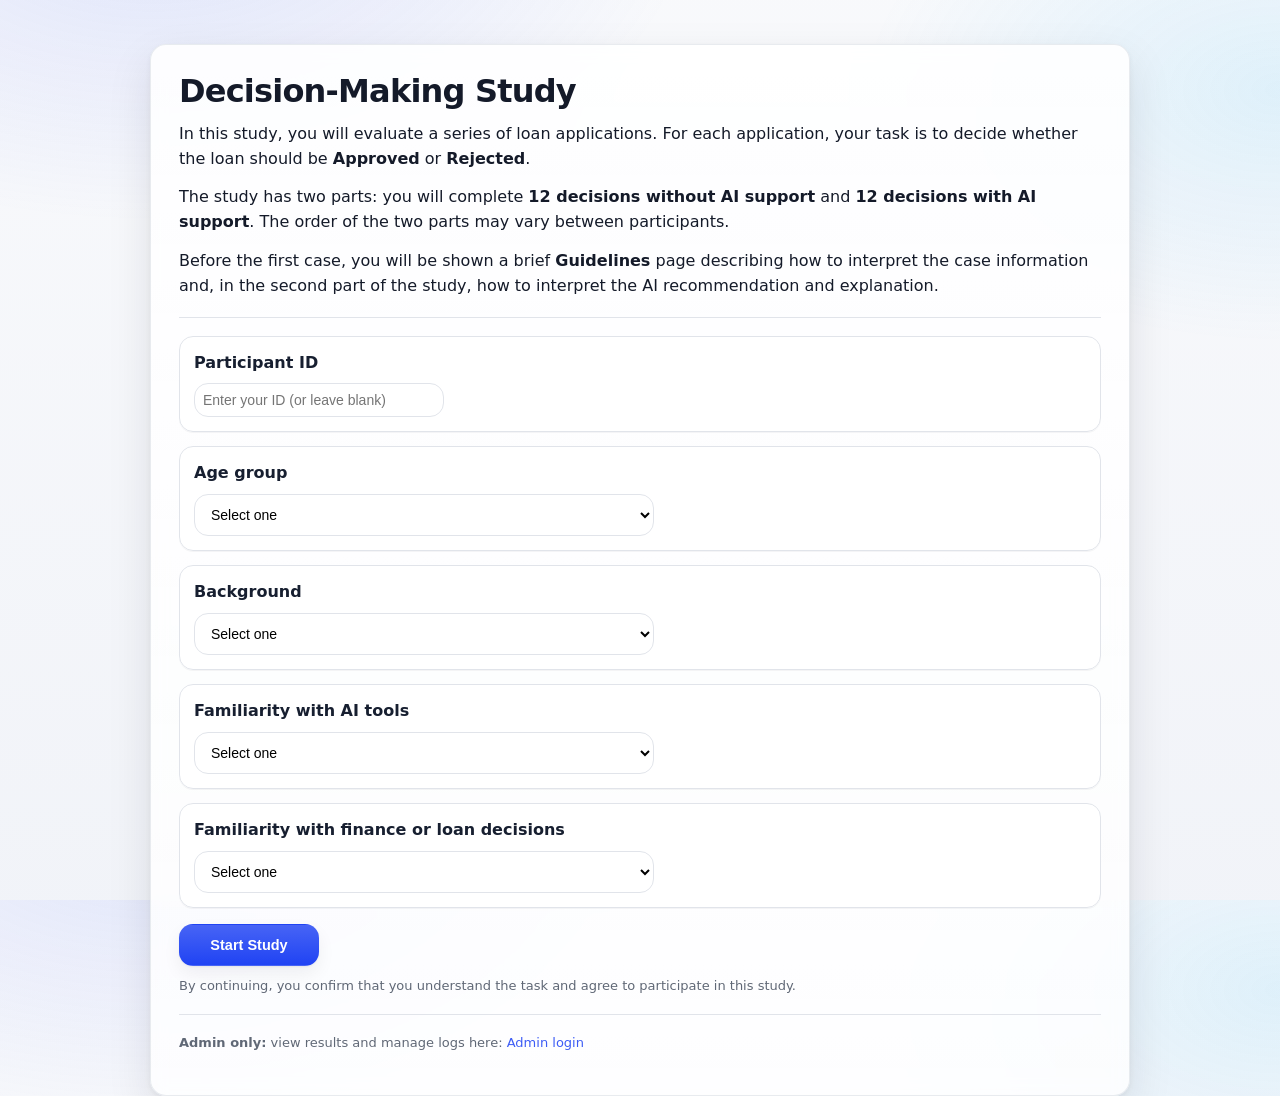
<file: templates/index.html>
<!-- templates/index.html -->
<!DOCTYPE html>
<html lang="en">
<head>
    <meta charset="UTF-8" />
    <meta name="viewport" content="width=device-width, initial-scale=1.0" />
    <title>Loan Decision Study</title>
    <link rel="stylesheet" href="/static/styles.css" />
</head>
<body>
    <div class="container">
        <h1>Decision-Making Study</h1>

        <p>
            In this study, you will evaluate a series of loan applications.
            For each application, your task is to decide whether the loan should be
            <strong>Approved</strong> or <strong>Rejected</strong>.
        </p>

        
        <p>
            The study has two parts: you will complete
            <strong>12 decisions without AI support</strong>
            and <strong>12 decisions with AI support</strong>.
            The order of the two parts may vary between participants.
        </p>

        <p>
            Before the first case, you will be shown a brief <strong>Guidelines</strong> page describing how to interpret the case information and, in the second part of the study, how to interpret the AI recommendation and explanation.
        </p>

        <hr />

        <form action="/start" method="post">
            <div class="survey-question">
                <label for="participant_id">Participant ID</label>
                <input
                    type="text"
                    id="participant_id"
                    name="participant_id"
                    placeholder="Enter your ID (or leave blank)"
                    style="padding: 8px; width: 250px;"
                />
            </div>

            <div class="survey-question">
                <label for="age_group">Age group</label>
                <select id="age_group" name="age_group" required>
                    <option value="" disabled selected>Select one</option>
                    <option value="18-24">18-24</option>
                    <option value="25-34">25-34</option>
                    <option value="35-44">35-44</option>
                    <option value="45-54">45-54</option>
                    <option value="55+">55+</option>
                </select>
            </div>

            <div class="survey-question">
                <label for="background">Background</label>
                <select id="background" name="background" required>
                    <option value="" disabled selected>Select one</option>
                    <option value="Student">Student</option>
                    <option value="Working professional">Working professional</option>
                    <option value="Other">Other</option>
                </select>
            </div>

            <div class="survey-question">
                <label for="ai_familiarity">Familiarity with AI tools</label>
                <select id="ai_familiarity" name="ai_familiarity" required>
                    <option value="" disabled selected>Select one</option>
                    <option value="None">None</option>
                    <option value="Low">Low</option>
                    <option value="Moderate">Moderate</option>
                    <option value="High">High</option>
                </select>
            </div>

            <div class="survey-question">
                <label for="finance_familiarity">Familiarity with finance or loan decisions</label>
                <select id="finance_familiarity" name="finance_familiarity" required>
                    <option value="" disabled selected>Select one</option>
                    <option value="None">None</option>
                    <option value="Low">Low</option>
                    <option value="Moderate">Moderate</option>
                    <option value="High">High</option>
                </select>
            </div>

            <div class="button-group">
                <button type="submit" class="btn-secondary">
                    Start Study
                </button>
            </div>
        </form>

        <p class="small-text">
            By continuing, you confirm that you understand the task and agree to participate in this study.
        </p>

        <hr />

        <p class="small-text">
          <strong>Admin only:</strong> view results and manage logs here:
          <a href="/admin">Admin login</a>
        </p>
    </div>
</body>
</html>
</file>
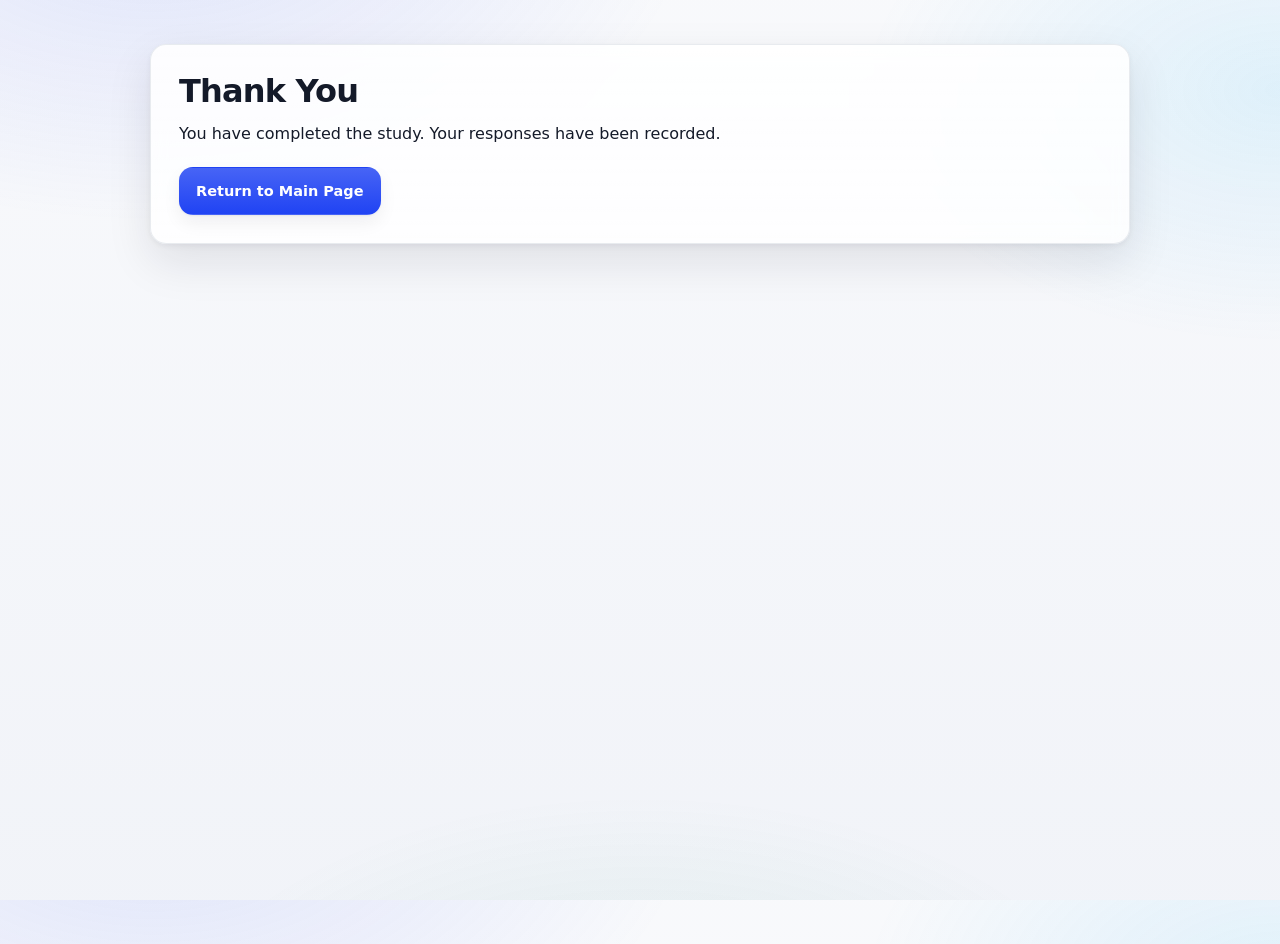
<file: templates/done.html>
<!-- templates/done.html -->
<!DOCTYPE html>
<html lang="en">
<head>
    <meta charset="UTF-8">
    <title>Study Completed</title>
    <link rel="stylesheet" href="/static/styles.css">
</head>
<body>
<div class="container">

    <h1>Thank You</h1>

    <p>
        You have completed the study. Your responses have been recorded.
    </p>

    <div class="button-group" style="margin-top: 20px;">
        <a href="/" class="btn-secondary">
            Return to Main Page
        </a>
    </div>

</div>
</body>
</html>
</file>
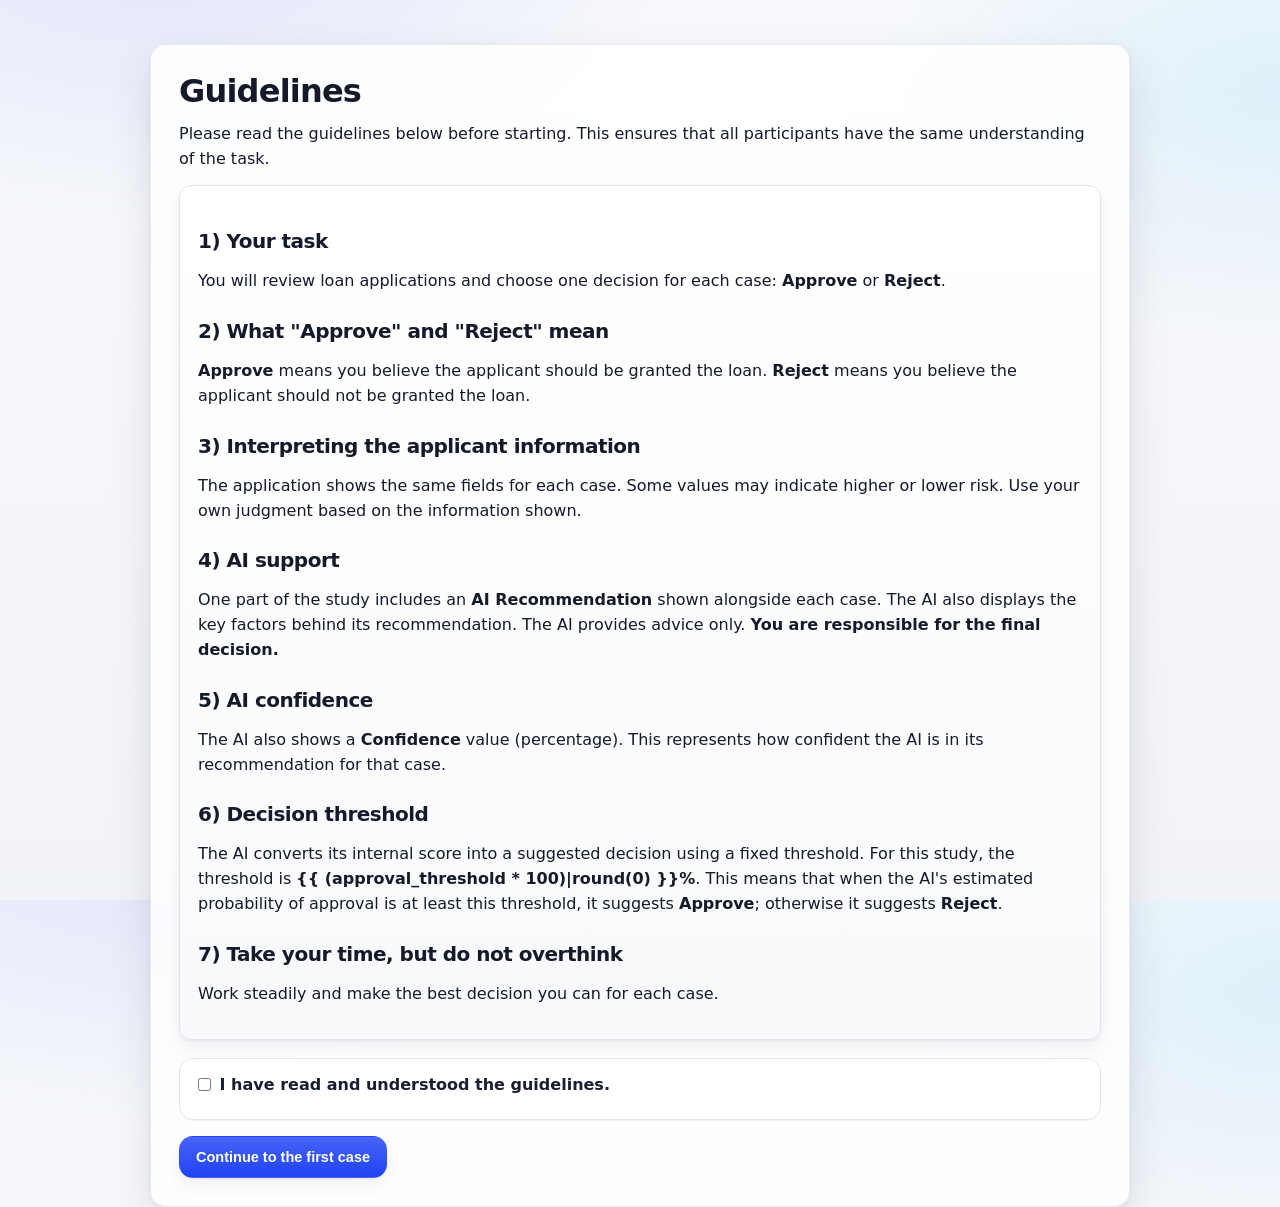
<file: templates/guidelines.html>
<!-- templates/guidelines.html -->
<!DOCTYPE html>
<html lang="en">
<head>
    <meta charset="UTF-8">
    <meta name="viewport" content="width=device-width, initial-scale=1.0">
    <title>Study Guidelines</title>
    <link rel="stylesheet" href="/static/styles.css">
</head>
<body>
<div class="container">

    <h1>Guidelines</h1>

    <p>
        Please read the guidelines below before starting. This ensures that all participants have the same understanding of the task.
    </p>

    <div class="case-box">
        <h2>1) Your task</h2>
        <p>
            You will review loan applications and choose one decision for each case:
            <strong>Approve</strong> or <strong>Reject</strong>.
        </p>

        <h2>2) What "Approve" and "Reject" mean</h2>
        <p>
            <strong>Approve</strong> means you believe the applicant should be granted the loan.
            <strong>Reject</strong> means you believe the applicant should not be granted the loan.
        </p>

        <h2>3) Interpreting the applicant information</h2>
        <p>
            The application shows the same fields for each case. Some values may indicate higher or lower risk.
            Use your own judgment based on the information shown.
        </p>

        <h2>4) AI support</h2>
        <p>
            One part of the study includes an <strong>AI Recommendation</strong> shown alongside each case.
            The AI also displays the key factors behind its recommendation.
            The AI provides advice only. <strong>You are responsible for the final decision.</strong>
        </p>

        <h2>5) AI confidence</h2>
        <p>
            The AI also shows a <strong>Confidence</strong> value (percentage). This represents how confident the AI is in its recommendation for that case.
        </p>

        <h2>6) Decision threshold</h2>
        <p>
            The AI converts its internal score into a suggested decision using a fixed threshold.
            For this study, the threshold is <strong>{{ (approval_threshold * 100)|round(0) }}%</strong>.
            This means that when the AI's estimated probability of approval is at least this threshold, it suggests <strong>Approve</strong>; otherwise it suggests <strong>Reject</strong>.
        </p>

        <h2>7) Take your time, but do not overthink</h2>
        <p>
            Work steadily and make the best decision you can for each case.
        </p>
    </div>

    <form action="/guidelines" method="post">
        <div class="survey-question">
            <label>
                <input type="checkbox" name="guidelines_ok" required>
                I have read and understood the guidelines.
            </label>
        </div>

        <div class="button-group">
            <button type="submit" class="btn-secondary">
                Continue to the first case
            </button>
        </div>
    </form>

</div>
</body>
</html>
</file>
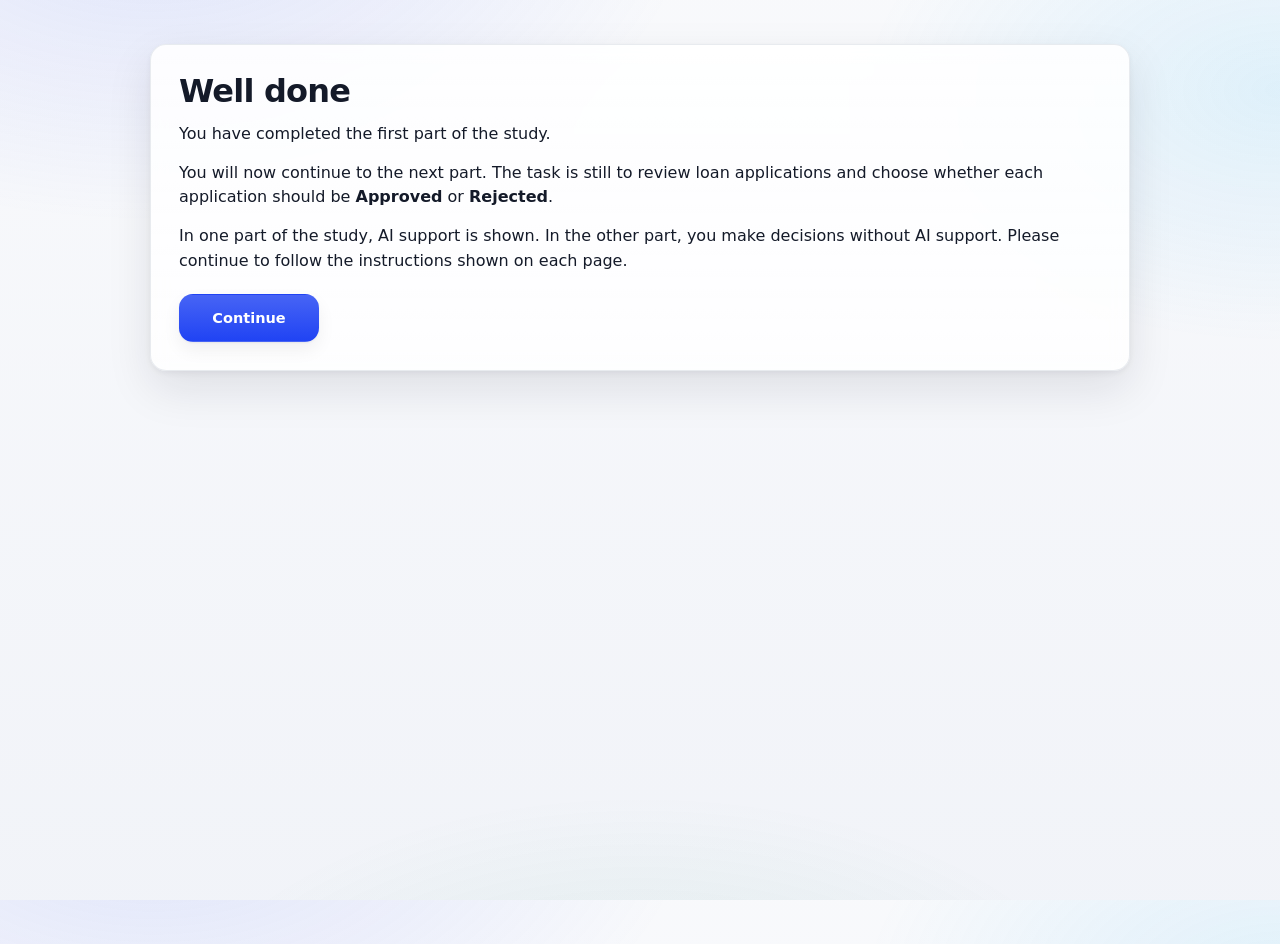
<file: templates/transition.html>
<!-- templates/transition.html -->
<!DOCTYPE html>
<html lang="en">
<head>
  <meta charset="UTF-8" />
  <meta name="viewport" content="width=device-width, initial-scale=1.0" />
  <title>Next Part</title>
  <link rel="stylesheet" href="/static/styles.css" />
</head>
<body>
  <div class="container">
    <h1>Well done</h1>

    <p>
      You have completed the first part of the study.
    </p>

    <p>
      You will now continue to the next part. The task is still to review loan
      applications and choose whether each application should be
      <strong>Approved</strong> or <strong>Rejected</strong>.
    </p>

    <p>
      In one part of the study, AI support is shown. In the other part, you make
      decisions without AI support. Please continue to follow the instructions
      shown on each page.
    </p>

    <div class="button-group" style="margin-top: 20px;">
      <a href="/task" class="btn-secondary">Continue</a>
    </div>
  </div>
</body>
</html>
</file>
<file: static/styles.css>
/* static/styles.css */

:root {
  --bg: hsl(222 35% 97%);
  --surface: hsl(0 0% 100%);
  --surface-2: hsl(220 25% 98%);
  --text: hsl(222 35% 12%);
  --muted: hsl(220 10% 42%);
  --border: hsl(220 16% 90%);

  --primary: hsl(230 90% 60%);
  --primary-2: hsl(200 90% 56%);
  --primary-hover: hsl(230 90% 54%);

  --success: hsl(152 62% 38%);
  --success-hover: hsl(152 62% 33%);
  --danger: hsl(0 76% 54%);
  --danger-hover: hsl(0 76% 48%);

  --radius: 16px;
  --radius-sm: 12px;
  --shadow-sm: 0 1px 2px rgba(15, 23, 42, 0.06), 0 8px 18px rgba(15, 23, 42, 0.06);
  --shadow: 0 2px 6px rgba(15, 23, 42, 0.06), 0 18px 45px rgba(15, 23, 42, 0.10);

  --ring: 0 0 0 4px hsl(230 90% 60% / 0.18);

  --ease: cubic-bezier(.2,.8,.2,1);
}

* { box-sizing: border-box; }
html, body { height: 100%; }

body {
  font-family: ui-sans-serif, system-ui, -apple-system, Segoe UI, Roboto, Helvetica, Arial,
               "Apple Color Emoji", "Segoe UI Emoji";
  margin: 0;
  color: var(--text);
  line-height: 1.55;
  background:
    radial-gradient(900px 520px at 12% -10%, hsl(230 90% 65% / 0.16) 0%, transparent 60%),
    radial-gradient(760px 460px at 100% 10%, hsl(200 90% 55% / 0.12) 0%, transparent 55%),
    radial-gradient(900px 520px at 50% 120%, hsl(152 62% 38% / 0.10) 0%, transparent 55%),
    linear-gradient(180deg, hsl(222 35% 98%) 0%, hsl(222 35% 96%) 100%);
}

a {
  color: var(--primary);
  text-decoration: none;
  text-underline-offset: 3px;
}

a:hover {
  text-decoration: underline;
}

hr {
  border: 0;
  border-top: 1px solid var(--border);
  margin: 18px 0;
}

h1, h2, h3 {
  margin: 0 0 12px 0;
  letter-spacing: -0.025em;
}

h1 {
  font-size: 32px;
  font-weight: 800;
  line-height: 1.15;
}

h2 {
  font-size: 20px;
  font-weight: 750;
  margin-top: 22px;
}

h3 {
  font-size: 16px;
  font-weight: 750;
  margin-top: 18px;
}

p {
  margin: 0 0 14px 0;
  color: var(--text);
}

.container {
  max-width: 980px;
  margin: 44px auto;
  padding: 28px;
  background: linear-gradient(180deg, hsl(0 0% 100% / 0.88), hsl(0 0% 100% / 0.82));
  backdrop-filter: blur(8px);
  border: 1px solid hsl(220 16% 90% / 0.75);
  border-radius: var(--radius);
  box-shadow: var(--shadow);
}

@media (max-width: 720px) {
  .container {
    margin: 18px 12px;
    padding: 18px;
  }

  h1 {
    font-size: 26px;
  }
}

.case-box,
.ai-panel {
  border-radius: var(--radius-sm);
  border: 1px solid var(--border);
  padding: 18px;
  margin-bottom: 18px;
  box-shadow: var(--shadow-sm);
  background: var(--surface);
}

.case-box {
  background: linear-gradient(180deg, var(--surface) 0%, var(--surface-2) 100%);
}

.section-title {
  display: flex;
  align-items: center;
  justify-content: space-between;
  gap: 12px;
}

.small-text {
  font-size: 13px;
  color: var(--muted);
  margin-top: 10px;
}

.case-item {
  display: grid;
  grid-template-columns: 240px 1fr;
  gap: 12px;
  padding: 12px 0;
  border-top: 1px dashed hsl(220 16% 88% / 0.9);
  align-items: start;
}

.case-item:first-child {
  border-top: 0;
  padding-top: 0;
}

.case-label {
  font-weight: 750;
  color: hsl(222 35% 14%);
}

.case-value {
  color: var(--text);
}

@media (max-width: 720px) {
  .case-item {
    grid-template-columns: 1fr;
    gap: 6px;
  }
}

.field-desc {
  font-size: 12.5px;
  color: var(--muted);
  margin-top: 3px;
}

.ai-panel {
  position: relative;
  overflow: hidden;
  border: 1px solid hsl(230 90% 60% / 0.22);
  background:
    radial-gradient(500px 220px at 15% 10%, hsl(230 90% 60% / 0.16) 0%, transparent 60%),
    radial-gradient(420px 220px at 95% 20%, hsl(200 90% 56% / 0.12) 0%, transparent 55%),
    linear-gradient(180deg, hsl(0 0% 100% / 0.92), hsl(220 25% 98% / 0.88));
}

.ai-panel::before {
  content: "";
  position: absolute;
  inset: -120px -140px auto auto;
  width: 340px;
  height: 340px;
  background: radial-gradient(circle at 30% 30%, hsl(230 90% 60% / 0.20), transparent 62%);
  transform: rotate(12deg);
  pointer-events: none;
}

.ai-title {
  font-weight: 850;
  color: hsl(230 55% 28%);
  margin-bottom: 8px;
}

.ai-recommendation {
  font-size: 18px;
  font-weight: 800;
  margin-bottom: 6px;
}

.ai-confidence {
  color: hsl(222 35% 14%);
  font-weight: 650;
  margin-bottom: 10px;
}

.ai-explanation {
  margin-top: 10px;
  padding-left: 18px;
  color: var(--text);
}

.ai-explanation li {
  margin-bottom: 8px;
  color: hsl(222 35% 14%);
}

.ai-explanation-inline {
  margin-top: 14px;
  padding: 14px 16px;
  border-left: 4px solid hsl(230 90% 60% / 0.55);
  border-radius: 0 var(--radius-sm) var(--radius-sm) 0;
  background: hsl(230 90% 60% / 0.06);
}

.ai-explanation-label {
  font-weight: 700;
  margin-bottom: 10px;
  color: hsl(230 55% 28%);
  font-size: 14px;
}

.ai-explanation-inline ul {
  margin: 0;
  padding-left: 0;
  list-style: none;
}

.ai-explanation-inline li {
  margin-bottom: 12px;
  padding: 12px 14px;
  border-radius: 10px;
  line-height: 1.5;
  background: hsl(0 0% 100% / 0.72);
  border: 1px solid hsl(220 16% 90% / 0.9);
}

.ai-explanation-inline li strong {
  display: block;
  margin-bottom: 4px;
  font-size: 14px;
  color: hsl(230 55% 28%);
}

.pill {
  display: inline-flex;
  align-items: center;
  padding: 6px 10px;
  border-radius: 999px;
  font-size: 12px;
  font-weight: 800;
  border: 1px solid var(--border);
  background: hsl(0 0% 100% / 0.85);
  color: hsl(222 35% 14%);
  box-shadow: 0 1px 0 rgba(15, 23, 42, 0.04);
}

.button-group {
  display: flex;
  flex-wrap: wrap;
  gap: 12px;
  margin-top: 16px;
}

button,
.btn-secondary,
.btn-approve,
.btn-reject {
  appearance: none;
  border: 1px solid transparent;
  border-radius: 14px;
  padding: 12px 16px;
  font-size: 14.5px;
  font-weight: 800;
  cursor: pointer;
  text-decoration: none;
  display: inline-flex;
  align-items: center;
  justify-content: center;
  min-width: 140px;
  transition: transform 0.08s var(--ease),
              box-shadow 0.20s var(--ease),
              background-color 0.15s var(--ease),
              border-color 0.15s var(--ease),
              filter 0.15s var(--ease);
  box-shadow: var(--shadow-sm);
}

button:hover,
.btn-secondary:hover,
.btn-approve:hover,
.btn-reject:hover {
  transform: translateY(-1px);
  box-shadow: 0 2px 8px rgba(15, 23, 42, 0.10), 0 18px 40px rgba(15, 23, 42, 0.10);
}

button:active,
.btn-secondary:active,
.btn-approve:active,
.btn-reject:active {
  transform: translateY(0px);
  box-shadow: var(--shadow-sm);
}

button:disabled {
  opacity: 0.55;
  cursor: not-allowed;
  box-shadow: none;
}

.btn-secondary {
  color: white;
  background: linear-gradient(180deg, hsl(230 90% 62%), hsl(230 90% 54%));
}

.btn-secondary:hover {
  filter: brightness(1.02);
  text-decoration: none;
}

.btn-secondary:focus-visible {
  outline: none;
  box-shadow: var(--shadow-sm), var(--ring);
}

.btn-approve {
  color: white;
  background: linear-gradient(180deg, hsl(152 62% 42%), hsl(152 62% 35%));
}

.btn-approve:hover {
  filter: brightness(1.02);
  text-decoration: none;
}

.btn-approve:focus-visible {
  outline: none;
  box-shadow: var(--shadow-sm), 0 0 0 4px hsl(152 62% 38% / 0.18);
}

.btn-reject {
  color: white;
  background: linear-gradient(180deg, hsl(0 76% 56%), hsl(0 76% 48%));
}

.btn-reject:hover {
  filter: brightness(1.02);
  text-decoration: none;
}

.btn-reject:focus-visible {
  outline: none;
  box-shadow: var(--shadow-sm), 0 0 0 4px hsl(0 76% 54% / 0.18);
}

input[type="text"],
input[type="password"],
select,
textarea {
  width: 100%;
  max-width: 460px;
  padding: 11px 12px;
  border-radius: 14px;
  border: 1px solid var(--border);
  background: hsl(0 0% 100% / 0.9);
  font-size: 14px;
  outline: none;
  transition: border-color 0.15s var(--ease),
              box-shadow 0.15s var(--ease),
              background-color 0.15s var(--ease);
}

input[type="text"]:hover,
input[type="password"]:hover,
select:hover,
textarea:hover {
  border-color: hsl(220 14% 84%);
}

input[type="text"]:focus,
input[type="password"]:focus,
select:focus,
textarea:focus {
  border-color: hsl(230 90% 60% / 0.55);
  box-shadow: var(--ring);
  background: white;
}

input[type="radio"],
input[type="checkbox"] {
  transform: translateY(1px);
}

.progress-text {
  font-size: 13px;
  color: var(--muted);
  margin-bottom: 10px;
}

.progress-bar {
  height: 10px;
  background: hsl(220 22% 96%);
  border-radius: 999px;
  overflow: hidden;
  border: 1px solid var(--border);
  margin-bottom: 16px;
}

.progress-bar > div {
  height: 100%;
  width: 0%;
  background: linear-gradient(90deg, var(--primary), var(--primary-2));
}

.survey-question {
  padding: 14px;
  border: 1px solid var(--border);
  border-radius: 14px;
  margin-bottom: 14px;
  background: hsl(0 0% 100% / 0.9);
  box-shadow: 0 1px 0 rgba(15, 23, 42, 0.04);
}

.survey-question label {
  display: block;
  margin-bottom: 8px;
  font-weight: 800;
  color: hsl(222 35% 14%);
}

.survey-options {
  display: flex;
  gap: 14px;
  flex-wrap: wrap;
  align-items: center;
}

.survey-options label {
  font-weight: 650;
  color: hsl(222 35% 16%);
}

table {
  width: 100%;
  border-collapse: separate;
  border-spacing: 0;
  margin-top: 10px;
  overflow: hidden;
  border-radius: 14px;
  border: 1px solid var(--border);
  background: var(--surface);
}

th,
td {
  text-align: left;
  padding: 10px 12px;
  border-bottom: 1px solid var(--border);
  font-size: 14px;
}

tr:last-child td {
  border-bottom: 0;
}

th {
  color: hsl(222 35% 14%);
  font-weight: 900;
  background: linear-gradient(180deg, hsl(220 25% 98%), hsl(220 22% 96%));
}

.badge {
  display: inline-block;
  padding: 5px 10px;
  border-radius: 999px;
  font-size: 12px;
  font-weight: 900;
  border: 1px solid var(--border);
  color: hsl(222 35% 14%);
  background: hsl(0 0% 100% / 0.85);
}

.icon-btn {
  border: 1px solid var(--border);
  background: hsl(0 0% 100% / 0.9);
  color: var(--danger);
  min-width: auto;
  padding: 8px 10px;
  border-radius: 12px;
  box-shadow: none;
  transition: background-color 0.15s var(--ease), border-color 0.15s var(--ease);
}

.icon-btn:hover {
  background: hsl(0 76% 54% / 0.08);
  border-color: hsl(0 40% 86%);
}

img {
  max-width: 100%;
  height: auto;
  border-radius: 14px;
}

.text-muted {
  color: var(--muted);
}

.mt-0 {
  margin-top: 0;
}

.mt-10 {
  margin-top: 10px;
}

.mt-20 {
  margin-top: 20px;
}

@media (prefers-reduced-motion: reduce) {
  * {
    transition: none !important;
    scroll-behavior: auto !important;
  }
}

.results-section {
  margin-top: 28px;
}

.results-card {
  border-radius: var(--radius);
  border: 1px solid var(--border);
  padding: 22px;
  margin-bottom: 28px;
  background: linear-gradient(180deg, hsl(0 0% 100% / 0.92), hsl(220 25% 98% / 0.88));
  box-shadow: var(--shadow-sm);
}

.results-card h2 {
  margin-top: 0;
  margin-bottom: 14px;
}

.results-card img {
  display: block;
  margin: 0 auto 18px auto;
  max-width: 100%;
  border-radius: 12px;
}

.metric-desc {
  font-size: 13.5px;
  line-height: 1.6;
  color: var(--muted);
  background: hsl(220 25% 98%);
  border: 1px solid var(--border);
  padding: 14px 16px;
  border-radius: var(--radius-sm);
}
</file>
